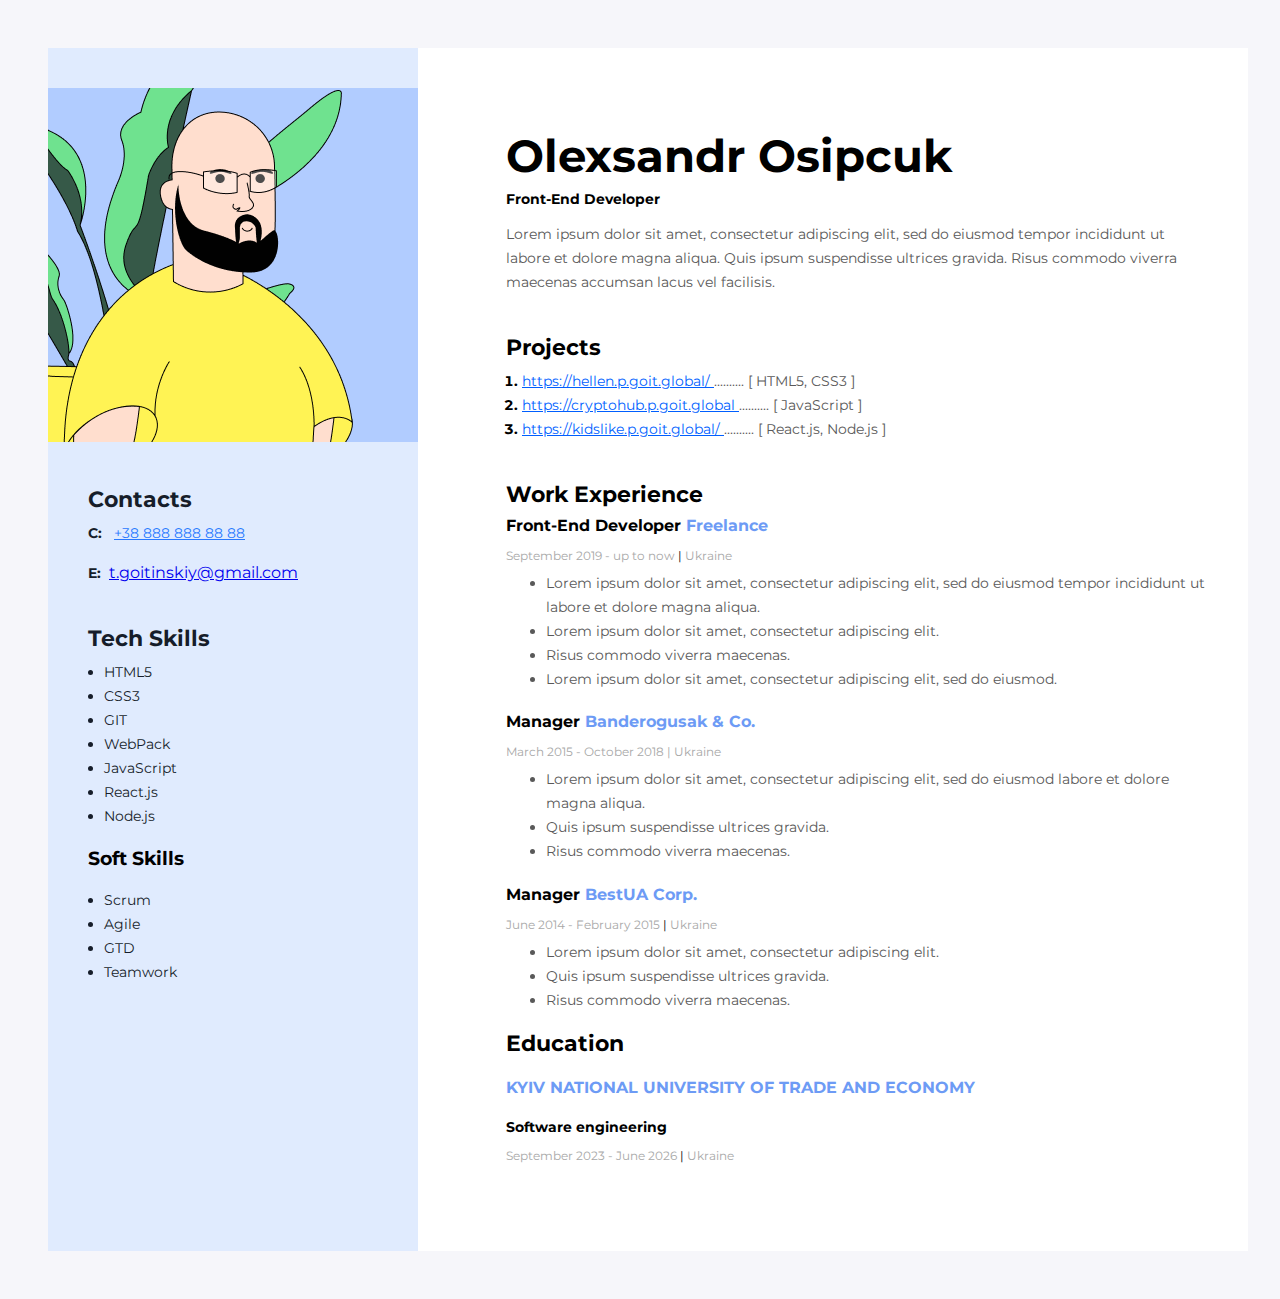
<file: index.html>
<!DOCTYPE html>
<html lang="en">

<head>
    <meta charset="UTF-8">
    <meta name="viewport" content="width=device-width, initial-scale=1.0">
    <title>My resume</title>
    <link rel="preconnect" href="https://fonts.googleapis.com">
    <link rel="preconnect" href="https://fonts.gstatic.com" crossorigin>
    <link href="https://fonts.googleapis.com/css2?family=Montserrat:wght@400;700&family=Raleway:wght@100&display=swap"
        rel="stylesheet">


    <link rel="stylesheet" href="style.css">
</head>

<body>

    <!--Wrapper-->
    <div class="wrapper">


        <!--Main content-->
        <div class="main-content">

            <!--My info-->
            <div class="my-info">
                <h1 class="my-name">Olexsandr Osipcuk</h1>

                <h2 class="my-profession">Front-End Developer</h2>

                <p class="my-descr">Lorem ipsum dolor sit amet, consectetur adipiscing elit, sed do eiusmod tempor
                    incididunt ut labore
                    et dolore magna aliqua. Quis ipsum suspendisse ultrices gravida. Risus commodo viverra maecenas
                    accumsan lacus vel facilisis. </p>
            </div>
            <!--My projects-->
            <div class="my-project-conteiner">
                <h3 class="my-project-title">Projects</h3>
                <ol class="my-project-list">
                    <li class="my-project-item">
                        <a class="my-project-link" href="https://hellen.p.goit.global/"
                            target="_blank">https://hellen.p.goit.global/ </a>
                        <span class="my-project-item-tech">
                            ..........
                            [ HTML5, CSS3 ]
                        </span>
                    </li>

                    <li class="my-project-item">
                        <a class="my-project-link" href="https://cryptohub.p.goit.global"
                            target="_blank">https://cryptohub.p.goit.global </a>
                        <span class="my-project-item-tech">
                            ..........
                            [ JavaScript ]
                        </span>
                    </li>
                    <li class="my-project-item">
                        <a class="my-project-link" href="https://kidslike.p.goit.global/"
                            target="_blank">https://kidslike.p.goit.global/ </a>
                        <span class="my-project-item-tech">
                            ..........
                            [ React.js, Node.js ]
                        </span>
                    </li>
                </ol>
            </div>
            <!--Work experience-->
            <div>
                <h3 class="work-experience-title">Work Experience</h3>
                <!-- Company 1 -->
                <div class="work-experience-conteiner">
                    <h4 class="work-experience-company">Front-End Developer <span class="company-name">Freelance</span>
                        <p class="work-experience-period">September 2019 - up to now <span
                                class="work-experience-separator">|</span> Ukraine</p>
                        <ul class="work-experience-duties-list">
                            <li class="work-experience-duties-item"> Lorem ipsum dolor sit amet, consectetur adipiscing
                                elit, sed do eiusmod tempor incididunt
                                ut labore et dolore magna aliqua.</li>
                            <li class="work-experience-duties-item">Lorem ipsum dolor sit amet, consectetur adipiscing
                                elit.</li>
                            <li class="work-experience-duties-item">Risus commodo viverra maecenas.</li>
                            <li class="work-experience-duties-item">Lorem ipsum dolor sit amet, consectetur adipiscing
                                elit, sed do eiusmod.</li>
                        </ul>
                </div>
                <!-- Company 2 -->
                <div>
                    <h4 class="work-experience-conteiner">Manager <span class="company-name">Banderogusak & Co.</span>
                    </h4>
                    <p class="work-experience-period">March 2015 - October 2018 <span
                            class="work-experience-separator"></span>| Ukraine</p>
                    <ul class="work-experience-duties-item">
                        <li class="work-experience-duties-item"> Lorem ipsum dolor sit amet, consectetur adipiscing
                            elit, sed do eiusmod labore et
                            dolore magna aliqua.</li>
                        <li class="work-experience-duties-item">Quis ipsum suspendisse ultrices gravida.</li>
                        <li class="work-experience-duties-item">Risus commodo viverra maecenas. </li>
                    </ul>
                </div>
                <!-- Company 3 -->
                <div>
                    <h4 class="work-experience-conteiner">Manager <span class="company-name"> BestUA Corp.</span></h4>
                    <p class="work-experience-period">June 2014 - February 2015 <span
                            class="work-experience-separator">|</span> Ukraine</p>
                    <ul class="work-experience-duties-list">
                        <li class="work-experience-duties-item"> Lorem ipsum dolor sit amet, consectetur adipiscing
                            elit.</li>
                        <li class="work-experience-duties-item">Quis ipsum suspendisse ultrices gravida.</li>
                        <li class="work-experience-duties-item">Risus commodo viverra maecenas. </li>
                    </ul>
                </div>
                <div>
                    <!--Образования-->
                    <h2 class="education">Education</h2>
                    <h4 class="universet">KYIV NATIONAL UNIVERSITY OF TRADE AND ECONOMY</h4>
                    <h4 class="management">Software engineering</h4>
                    <p class="work-experience-period">September 2023 - June 2026 <span
                            class="work-experience-separator">|</span> Ukraine</p>
                </div>
            </div>
        </div>
        <!-- sidebar -->
        <aside class="sidebar">
            <img src="Frame 1.png" alt="My photo" width="370">

            <div class="sidebar-content">

                <!-- Contacts -->
                <div class="contacts-conteiner">
                    <h3 class="contacts-title">Contacts</h3>
                    <p class="contacts-item">
                        <span class="contacts-type">C:</span> <a class="contacts-link" href="tel:+388888888888">+38 888
                            888 88 88</a>
                    </p>
                    <p>
                        <span class="contacts-type">E:</span><a
                            href="mailto:t.goitinskiy@gmail.com">t.goitinskiy@gmail.com</a>
                    </p>
                </div>
                <div>
                    <!-- Tech Skills -->
                    <div class="skills-conteiner"> </div>
                    <h3 class="skills-title">Tech Skills</h3>
                    <ul class="skills-list">
                        <li class="skills-list-item">HTML5</li>
                        <li class="skills-list-item">CSS3</li>
                        <li class="skills-list-item">GIT</li>
                        <li class="skills-list-item">WebPack</li>
                        <li class="skills-list-item">JavaScript</li>
                        <li class="skills-list-item">React.js</li>
                        <li class="skills-list-item">Node.js</li>
                    </ul>
                </div>
                <div>
                    <!-- Soft Skills -->
                    <h3>Soft Skills</h3>
                    <ul class="soft-skills">
                        <li class="soft-skills-item">Scrum</li>
                        <li class="soft-skills-item">Agile</li>
                        <li class="soft-skills-item">GTD</li>
                        <li class="soft-skills-item">Teamwork</li>
                    </ul>
                </div>

            </div>
        </aside>
    </div>

</body>

</html>
</file>
<file: style.css>
body {
    background: #f6f6fa;
    padding: 40px 40px 40px 40px;
    font-family: 'Montserrat', sans-serif;
}


ul,
ol {
    margin-top: 0;
    margin-bottom: 0;
}

.wrapper {
    background: #ffffff;
    display: flex;
    flex-direction: row-reverse;
    width: 1200px;
    margin: 0 auto;
}

/* main content */
.main-content {
    padding-left: 88px;
    padding-top: 80px;
    padding-right: 40px;
    padding-bottom: 80px;
    box-sizing: border-box;
}

/* Sidebar */
.sidebar {
    background: #e0ebfe;
    padding-top: 40px;
    padding-bottom: 40px;
    box-sizing: border-box;
    width: 370px;
}

.sidebar-content {
    padding-left: 40px;
    padding-top: 40px;
    padding-right: 40px;
    box-sizing: border-box;
}

.contacts-title {
    color: #161D2A;
    font-size: 22px;
    font-weight: 700;
    line-height: normal;
    margin-top: 0;
    margin-bottom: 8px;

}

/* CONTACTS */
.contacts-type {
    color: #161D2A;
    font-size: 14px;
    font-weight: 700;
    line-height: normal;
    font-weight: 700;
    line-height: 24px;
    margin-right: 8px;

}

.contacts-link {
    color: #2979FF;
    font-size: 14px;
    font-weight: 400;
    line-height: 24px;
    text-decoration-line: underline;
}

.contacts-item {
    margin-top: 0;
    margin-bottom: 4px;
}

.contacts-conteiner {
    margin-bottom: 40px;
}

.skills-conteiner {
    margin-bottom: 40px;
}

.skills-title {
    color: #161D2A;
    font-size: 22px;
    font-weight: 700;
    line-height: normal;
    margin-top: 0;
    margin-bottom: 8px;
}

.skills-list {
    padding-left: 16px;

}

.skills-list-item {
    color: #161D2A;
    font-size: 14px;
    font-weight: 400;
    line-height: 24px;
}

.soft-skills {
    padding-left: 16px;
}

.soft-skills-item {
    color: #161D2A;
    font-size: 14px;
    font-weight: 400;
    line-height: 24px;

}

/* My profesion */
.my-profession {
    color: #000;
    font-size: 14px;
    font-weight: 700;
    line-height: 17px;
    margin-top: 0;
    margin-bottom: 8px;
}

.my-name {
    color: #000;
    font-size: 45px;
    font-weight: 700;
    line-height: 55px;
    margin-top: 0px;
    margin-bottom: 8px;
}

.my-descr {
    color: #595959;
    font-size: 14px;
    font-weight: 400;
    line-height: 24px;
}

.my-info {
    margin-bottom: 40px;
}

/* Project */
.my-project-title {
    color: #000;
    font-size: 22px;
    font-weight: 700;
    line-height: 27px;
    margin-top: 0;
    margin-bottom: 8px;
}

.my-project-list {
    padding-left: 16px;
}

.my-project-item {
    color: #000;
    font-family: Montserrat;
    font-size: 14px;
    font-style: normal;
    font-weight: 700;
    line-height: 24px;
}

.my-project-link {
    color: #005FFF;
    font-size: 14px;
    font-weight: 400;
    line-height: 24px;
    text-decoration-line: underline;
}

.my-project-item-tech {
    color: #595959;
    font-size: 14px;
    font-weight: 400;
    line-height: 24px;
}

.my-project-conteiner {
    margin-bottom: 40px;
}

/* Work expireace */

.work-experience-title {
    color: #000;
    font-size: 22px;
    font-weight: 700;
    line-height: 27px;
    margin-top: 0;
    margin-bottom: 8px;
}

.work-experience-company {
    color: #000;
    font-size: 16px;
    font-weight: 700;
    line-height: 20px;
    margin-top: 0;
    margin-bottom: 12px;
}

.company-name {
    color: #6D9BF5;
    font-size: 16px;
    font-weight: 700;
    line-height: 20px;
}

.work-experience-period {
    color: #A8A8A8;
    font-size: 12px;
    font-weight: 400;
    line-height: 15px;
    margin-bottom: 8px;
}

.work-experience-separator {
    color: #000;
}

.work-experience-duties-item {
    color: #595959;
    font-family: Montserrat;
    font-size: 14px;
    font-style: normal;
    font-weight: 400;
    line-height: 24px;
}

.work-experience-conteiner {
    margin-bottom: 12px;
}


/* EDUCATION */

.education {
    color: #000;
    font-size: 22px;
    font-weight: 700;
    line-height: normal;
    width: 208.282px;
}

/* Univestutet */

.universet {
    color: #6D9BF5;
    font-size: 16px;
    font-weight: 700;
    line-height: normal;
    width: 526px;
}

.management {
    color: #000;
    font-size: 14px;
    font-style: normal;
    font-weight: 700;
    line-height: normal;
    margin-bottom: 8px;
    margin-top: 0;
}
</file>
